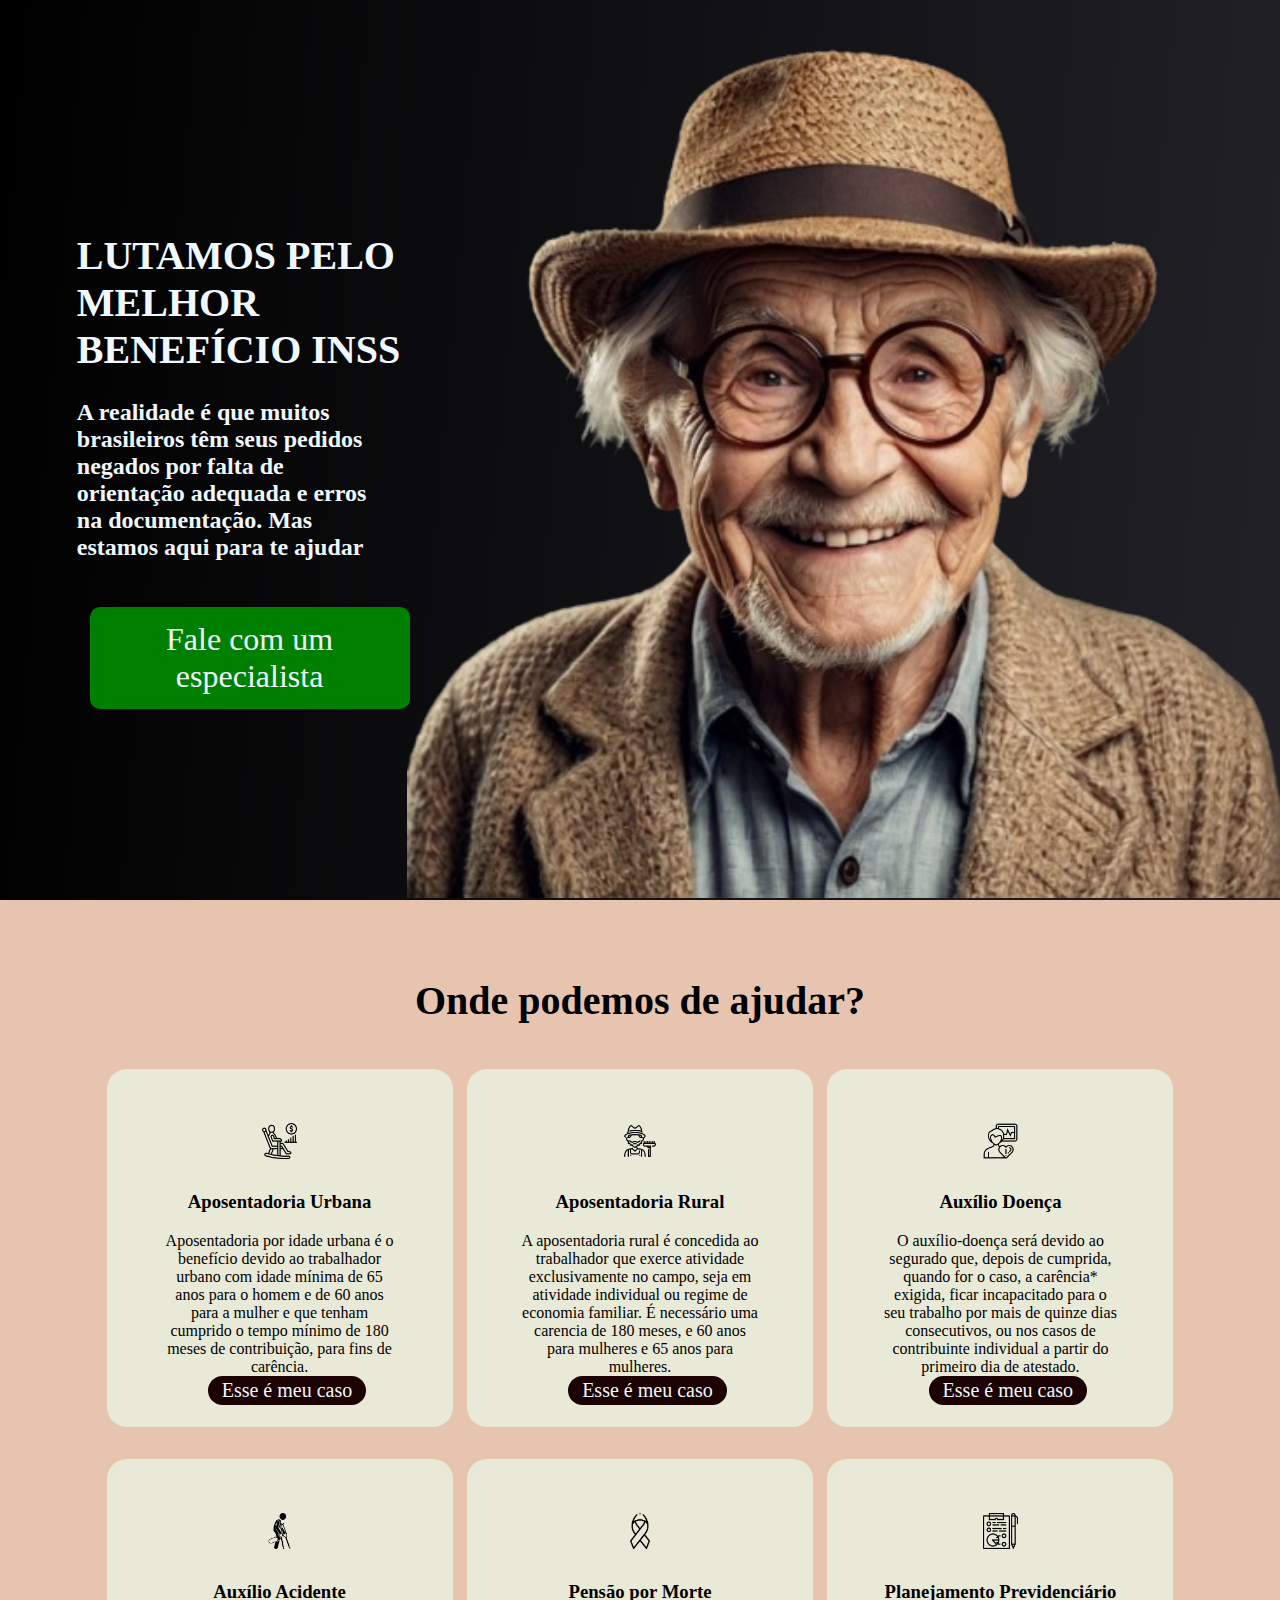
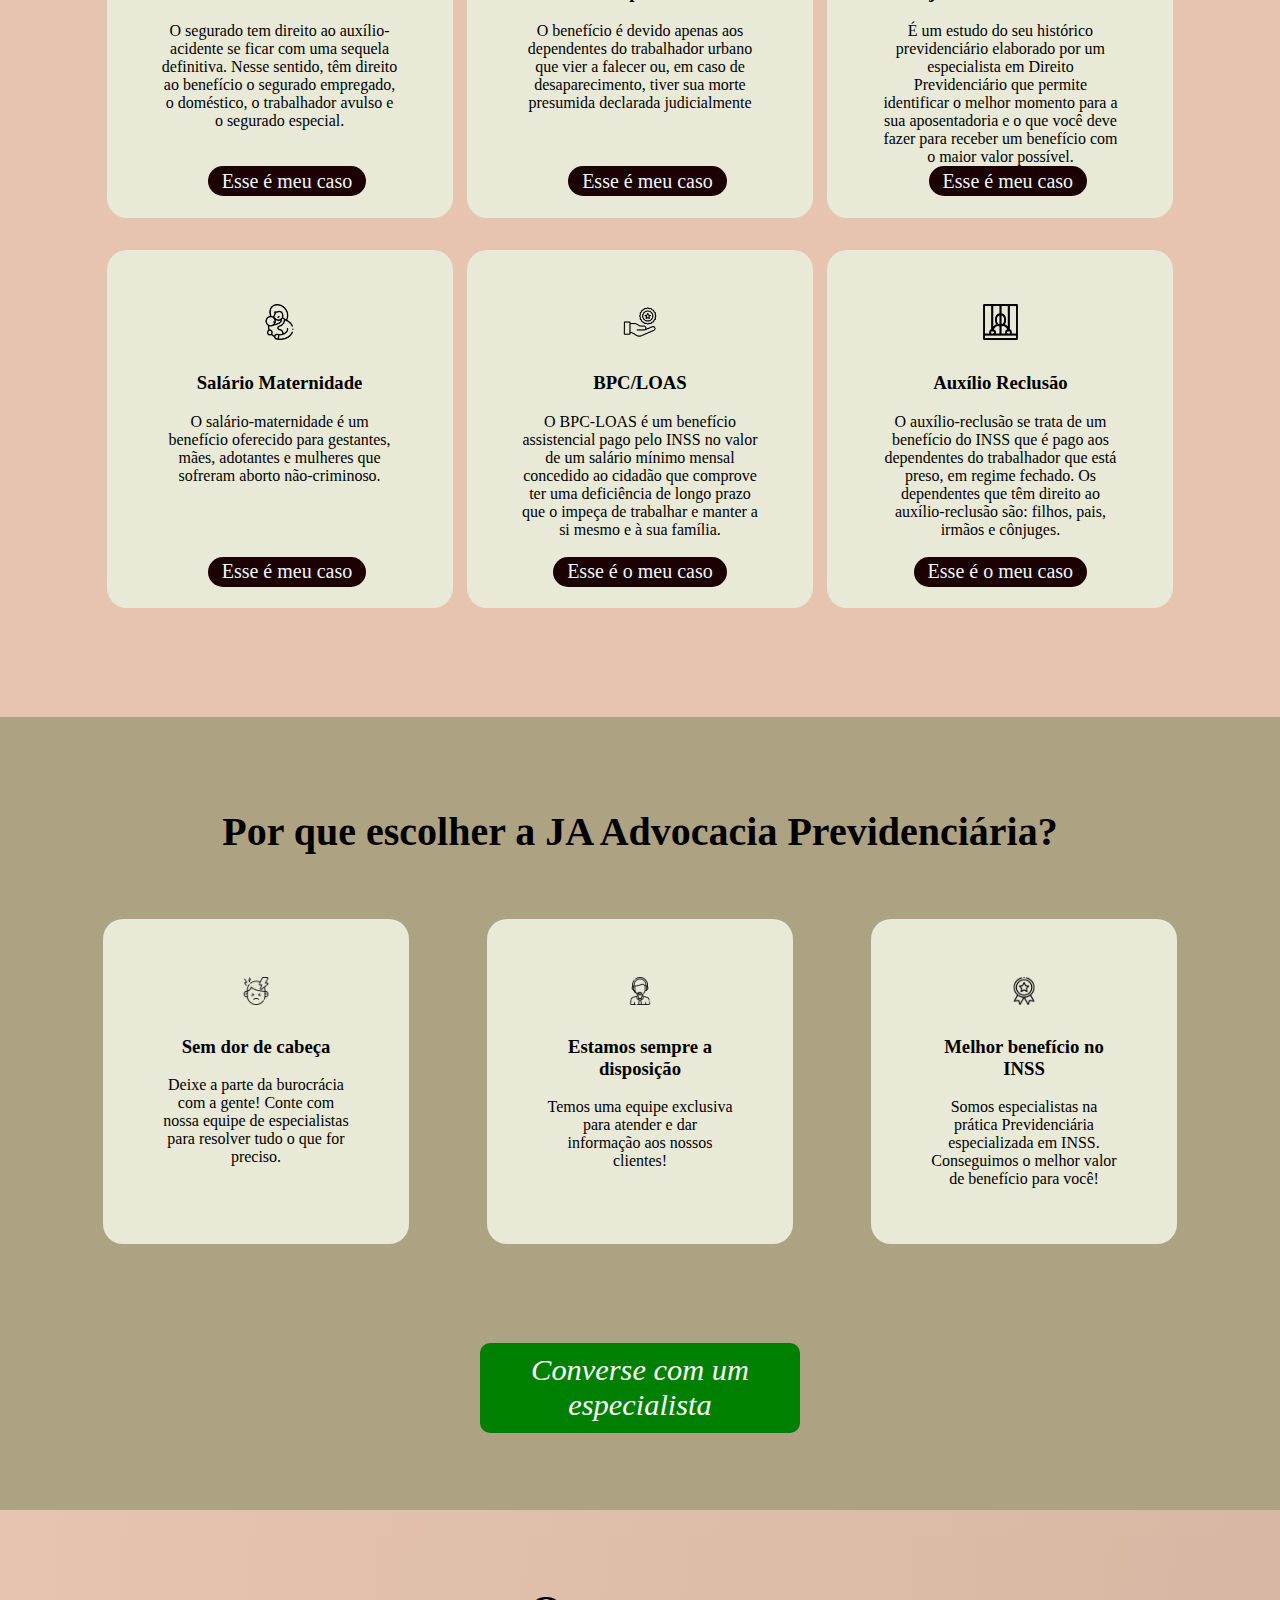
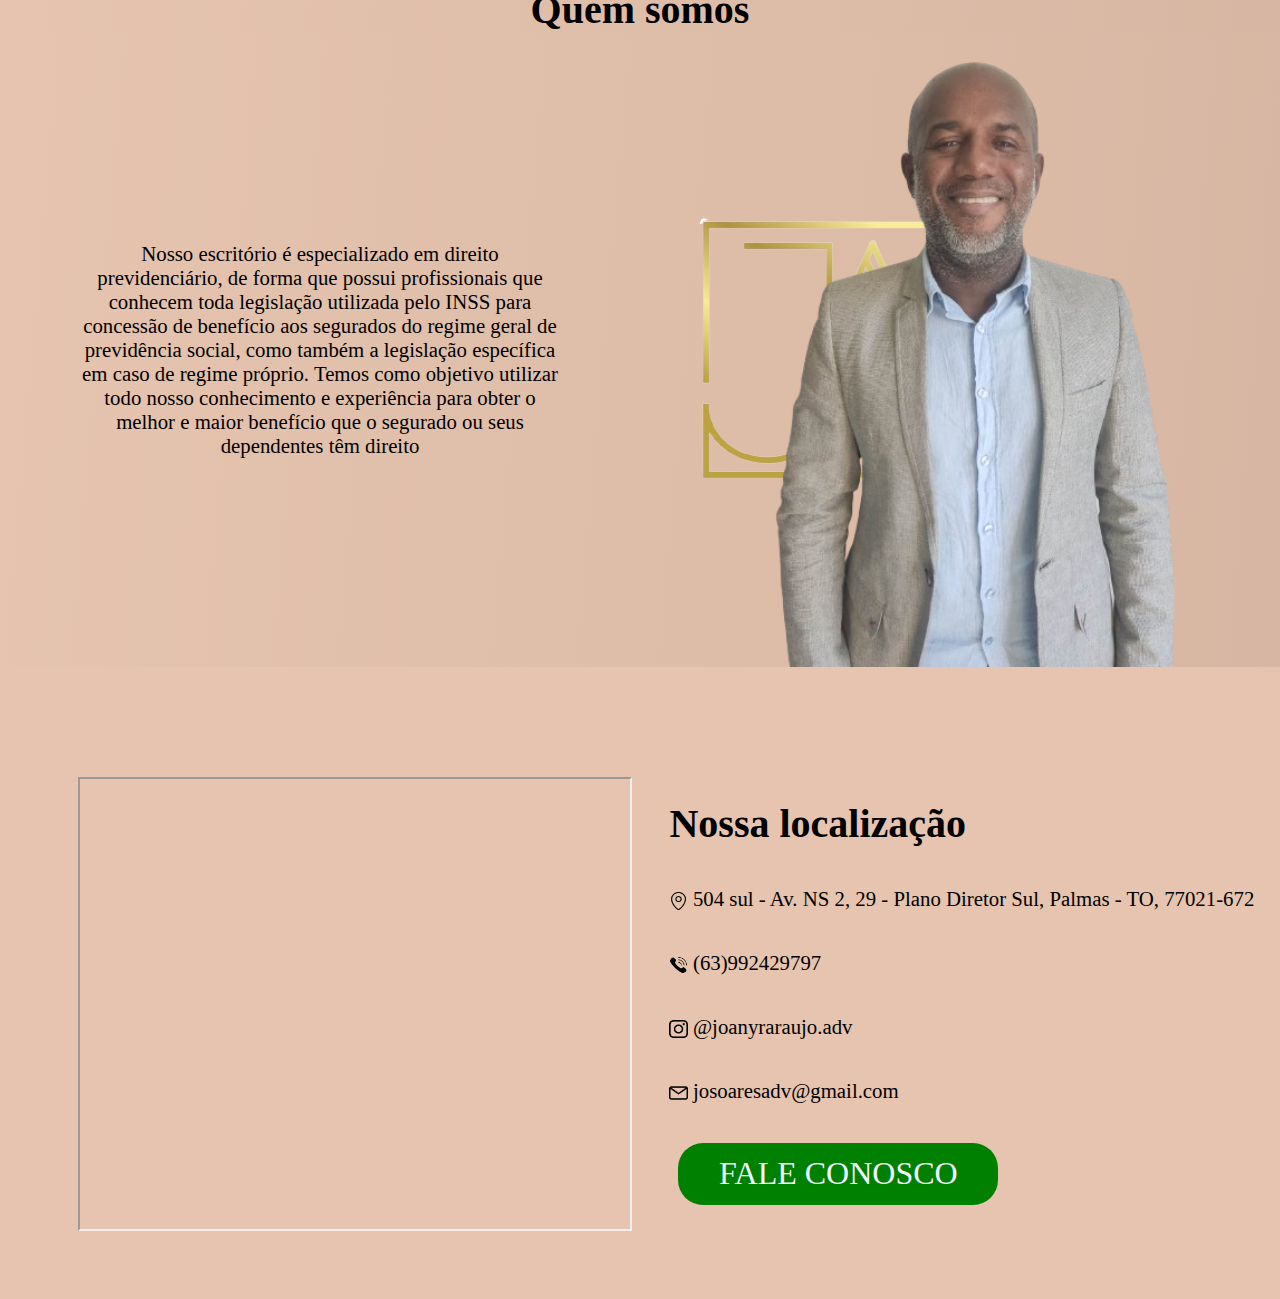
<file: index.html>
<!DOCTYPE html>
<html lang="pt-br">
    <head>
        <link rel="shortcut icon" href="Design_sem_nome__1_-removebg-preview.png"/>
        <meta charset="UTF-8">
        <meta name="viewport" content="width=device-width, initial-scale=1.0">
        <link rel="stylesheet" href="style.css" crossorigin="anonymous">
        <link rel="stylesheet" href="style.css">
        <title>Joanyr Araujo</title>
    </head>
    <body>
        <header>
            <div class="palavra">
                <h1 class="pa">LUTAMOS PELO MELHOR BENEFÍCIO INSS</h1>
                <h2 id="sub">A realidade é que muitos brasileiros têm seus pedidos negados por falta de orientação adequada e erros na documentação. Mas estamos aqui para te ajudar</h2>
                <a href="https://wa.me/556392429797" target="_blank"><button class="but">Fale com um especialista</button></a>
            </div>
            <div class="imagem">
                <img class="old" src="Default_create_an_image_of_a_happy_elderly_person_place_him_in_2-removebg-preview.png">
            </div>
        </header>
        <main>
            <h1 class="primeiro">Onde podemos de ajudar?</h1>
            <div class="caixa">
                <div class="ajudar">
                    <div class="tudo">
                        <img src="aposentadoria.png">
                        <h3>Aposentadoria Urbana</h3>
                        <p>Aposentadoria por idade urbana é o benefício devido ao trabalhador urbano com idade mínima de 65 anos para o homem e de 60 anos para a mulher e que tenham cumprido o tempo mínimo de 180 meses de contribuição, para fins de carência. </p>
                        <a href="https://api.whatsapp.com/send?phone=5563992429797&text=Ol%C3%A1,%20vim%20pelo%20site%20e%20gostaria%20de%20saber%20mais%20sobre%20a%20Aposentadoria%20Urbana!" target="_blank"><button class="caso">Esse é meu caso</button></a>
                    </div>
                </div>
                <div class="ajudar">
                    <div class="tudo">
                        <img src="trabalhar.png">
                        <h3>Aposentadoria Rural</h3>
                        <p> A aposentadoria rural é concedida ao trabalhador que exerce atividade exclusivamente no campo, seja em atividade individual ou regime de economia familiar. É necessário uma carencia de 180 meses, e 60 anos para mulheres e 65 anos para mulheres.</p>
                        <a href="https://api.whatsapp.com/send?phone=5563992429797&text=Ol%C3%A1,%20vim%20pelo%20site%20e%20gostaria%20de%20saber%20mais%20sobre%20a%20Aposentadoria%20Rural!" target="_blank"><button class="caso">Esse é meu caso</button></a>
                        
                        
                    </div>
                </div>
                <div class="ajudar">
                    <div class="tudo">
                        <img src="problema-cardiaco.png">
                        <h3>Auxílio Doença</h3>
                        <p> O auxílio-doença será devido ao segurado que, depois de cumprida, quando for o caso, a carência* exigida, ficar incapacitado para o seu trabalho por mais de quinze dias consecutivos, ou nos casos de contribuinte individual a partir do primeiro dia de atestado.</p>
                        <a href="https://api.whatsapp.com/send?phone=5563992429797&text=Ol%C3%A1,%20vim%20pelo%20site%20e%20gostaria%20de%20saber%20mais%20sobre%20o%20Aux%C3%ADlio%20Doen%C3%A7a!" target="_blank"><button class="caso">Esse é meu caso</button></a>
                    </div>
                </div>
                <div class="ajudar" >
                    <div class="tudo">
                        <img src="auxilio-a-mobilidade.png">
                        <h3>Auxílio Acidente</h3>
                        <p> O segurado tem direito ao auxílio-acidente se ficar com uma sequela definitiva. Nesse sentido, têm direito ao benefício o segurado empregado, o doméstico, o trabalhador avulso e o segurado especial.</p>
                        <a href="https://api.whatsapp.com/send?phone=5563992429797&text=Ol%C3%A1,%20vim%20pelo%20site%20e%20gostaria%20de%20saber%20mais%20sobre%20o%20Aux%C3%ADlio%20Acidente!" target="_blank"><button class="caso">Esse é meu caso</button></a>
                    </div>
                </div>
                <div class="ajudar">
                    <div class="tudo">
                        <img src="fita-preta.png">
                        <h3>Pensão por Morte</h3>
                        <p>O benefício é devido apenas aos dependentes do trabalhador urbano que vier a falecer ou, em caso de desaparecimento, tiver sua morte presumida declarada judicialmente </p>
                        <a href="https://api.whatsapp.com/send?phone=5563992429797&text=Ol%C3%A1,%20vim%20pelo%20site%20e%20gostaria%20de%20saber%20mais%20sobre%20a%20Pens%C3%A3o%20por%20Morte!" target="_blank"><button class="caso">Esse é meu caso</button></a>
                </div>
                </div>
                <div class="ajudar">
                    <div class="tudo">
                        <img src="planejamento.png">
                        <h3>Planejamento Previdenciário</h3>
                        <p>É um estudo do seu histórico previdenciário elaborado por um especialista em Direito Previdenciário que permite identificar o melhor momento para a sua aposentadoria e o que você deve fazer para receber um benefício com o maior valor possível.</p>
                        <a href="https://api.whatsapp.com/send?phone=5563992429797&text=Ol%C3%A1,%20vim%20pelo%20site%20e%20gostaria%20de%20saber%20mais%20sobre%20o%20Planejamento%20Previdenci%C3%A1rio!" target="_blank"><button class="caso">Esse é meu caso</button></a>
                    </div>
                </div>
                <div class="ajudar">
                    <div class="tudo">
                        <img src="maternidade.png">
                        <h3>Salário Maternidade</h3>
                        <p>O salário-maternidade é um benefício oferecido para gestantes, mães, adotantes e mulheres que sofreram aborto não-criminoso.</p>
                        <a href="https://api.whatsapp.com/send?phone=5563992429797&text=Ol%C3%A1,%20vim%20pelo%20site%20e%20gostaria%20de%20saber%20mais%20sobre%20o%20Sal%C3%A1rio%20Maternidade!" target="_blank"><button class="caso">Esse é meu caso</button></a>
                    </div>
                </div>
                <div class="ajudar">
                    <div class="tudo">
                        <img src="beneficios.png">
                        <h3>BPC/LOAS</h3>
                        <p>O BPC-LOAS é um benefício assistencial pago pelo INSS no valor de um salário mínimo mensal concedido ao cidadão que comprove ter uma deficiência de longo prazo que o impeça de trabalhar e manter a si mesmo e à sua família.</p>
                        <a href="https://api.whatsapp.com/send?phone=5563992429797&text=Ol%C3%A1,%20vim%20pelo%20site%20e%20gostaria%20de%20saber%20mais%20sobre%20o%20BPC%20LOAS!" target="_blank"><button class="caso">Esse é o meu caso</button></a>
                    </div>
                </div>
                <div class="ajudar">
                    <div class="tudo">   
                    <img src="prisioneiro.png"> 
                    <h3>Auxílio Reclusão</h3>
                    <p>O auxílio-reclusão se trata de um benefício do INSS que é pago aos dependentes do trabalhador que está preso, em regime fechado. Os dependentes que têm direito ao auxílio-reclusão são: filhos, pais, irmãos e cônjuges.</p>                    
                    <a href="https://api.whatsapp.com/send?phone=5563992429797&text=Ol%C3%A1,%20vim%20pelo%20site%20e%20gostaria%20de%20saber%20mais%20sobre%20o%20Aux%C3%ADlio%20Reclus%C3%A3o!" target="_blank"><button class="caso">Esse é o meu caso</button></a>
            </div>
            </div>
            </div>
        </main>
            <div class="porque">
                <h1 style="padding-left: center;">Por que escolher a JA Advocacia Previdenciária? </h1>
                <div class="motivo">
                    <div class="escolher">
                        <img src="dor-de-cabeca.png">
                        <h3>Sem dor de cabeça</h3>
                        <p>Deixe a parte da burocrácia com a gente! Conte com nossa equipe de especialistas para resolver tudo o que for preciso.</p>
                    </div>
                    <div class="escolher">
                        <img src="central-de-atendimento.png">
                        <h3>Estamos sempre a disposição</h3>
                        <p>Temos uma equipe exclusiva para atender e dar informação aos nossos clientes!</p>
                        
                    </div>
                    <div class="escolher">
                        <img src="medalha.png">
                        <h3>Melhor benefício no INSS</h3>
                        <p>Somos especialistas na prática Previdenciária especializada em INSS. Conseguimos o melhor valor de benefício para você!</p>

                    </div>
                </div>
                <a href="https://wa.me/556392429797" target="_blank"><button class="ultimo"><i aria-hidden="true" class="fab fa-whatsapp">Converse com um especialista</i></button></a>
            </div>
            <div id="depois">
            </div>
            <footer>
                <h1>Quem somos</h1>
                <div class="dep">
                    <div class="noiscai">
                        <p class="para">Nosso escritório é especializado em direito previdenciário, de forma que possui profissionais que conhecem toda legislação utilizada pelo INSS para concessão de benefício aos segurados do regime geral de previdência social, como também a legislação específica em caso de regime próprio. Temos como objetivo utilizar todo nosso conhecimento e experiência para obter o melhor e maior benefício que o segurado ou seus dependentes têm direito</p>
                    </div>
                    <div class="daimagemcai"><img class="dnos" src="WhatsApp_Image_2024-07-02_at_10.21.02-removebg-preview.png""></div>
                </div>
            </footer>
            <div class="localiza">
                <div class="mapa">
                    <iframe src="https://www.google.com/maps/embed?pb=!1m14!1m8!1m3!1d412.72871862249616!2d-48.329972990244435!3d-10.216387207401873!3m2!1i1024!2i768!4f13.1!3m3!1m2!1s0x933b35bcc4ff71f1%3A0x9b80a30c69ccc9d5!2sJA%20Advocacia%20Previdenci%C3%A1ria!5e0!3m2!1spt-BR!2sbr!4v1718737803313!5m2!1spt-BR!2sbr" allowfullscreen="" loading="lazy" referrerpolicy="no-referrer-when-downgrade" id="google"></iframe>
                </div class="inform">
                    <ul>
                        <li><h1>Nossa localização</h1></li>
                        <li class="pais"><img class="fin" src="localizador-de-mapa.png"> 504 sul - Av. NS 2, 29 - Plano Diretor Sul, Palmas - TO, 77021-672</li>
                        <li class="pais"><img class="fin" src="telefone-tocando.png"> (63)992429797</li>
                        <a href="https://www.instagram.com/joanyraraujo.adv/"><li class="pais"><img class="fin" src="instagram.png"></a> @joanyraraujo.adv</li>
                        <li class="pais"><img class="fin" src="o-email.png"> josoaresadv@gmail.com</li>
                        <li id="buta"><a href="https://wa.me/556392429797" target="_blank"><button id="conosco"><span id="fala">FALE CONOSCO</span></button></a></li>
                    </ul>
                </div>
            </div>
    </body>
</html>
</file>
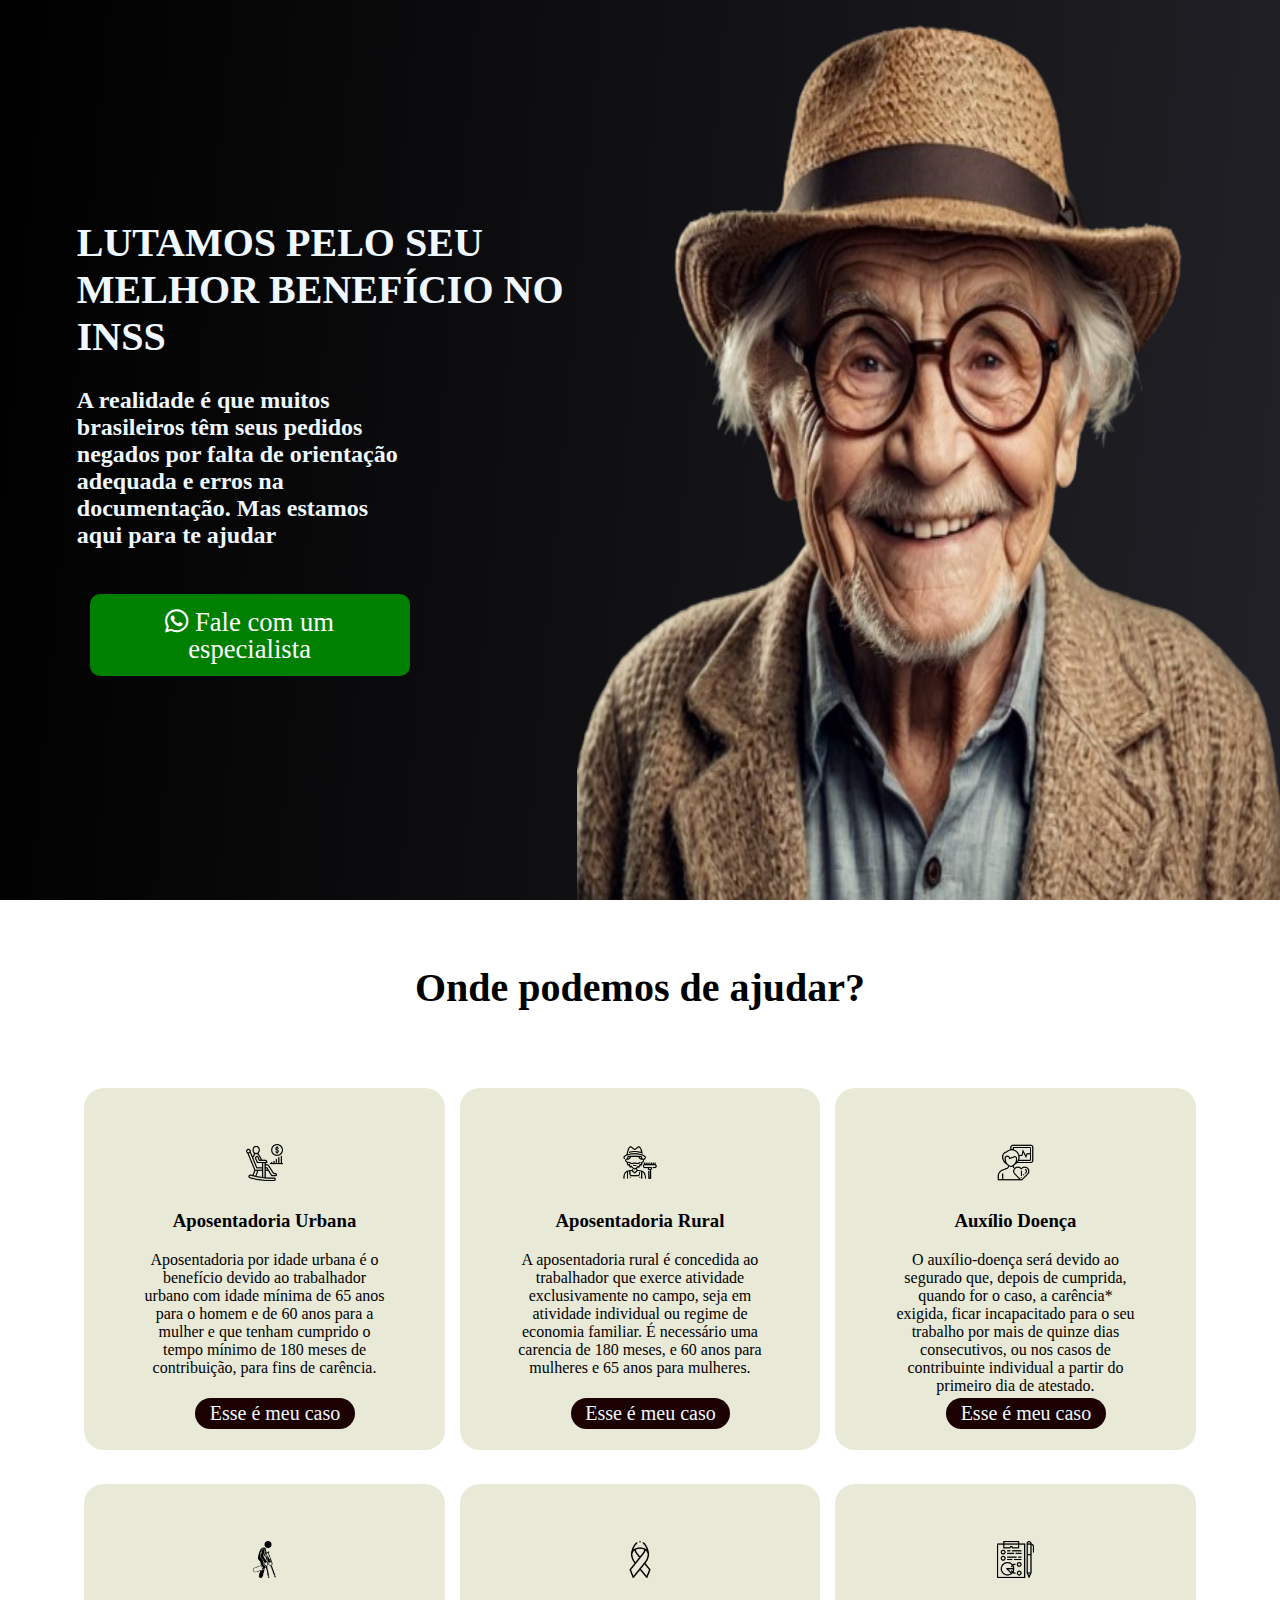
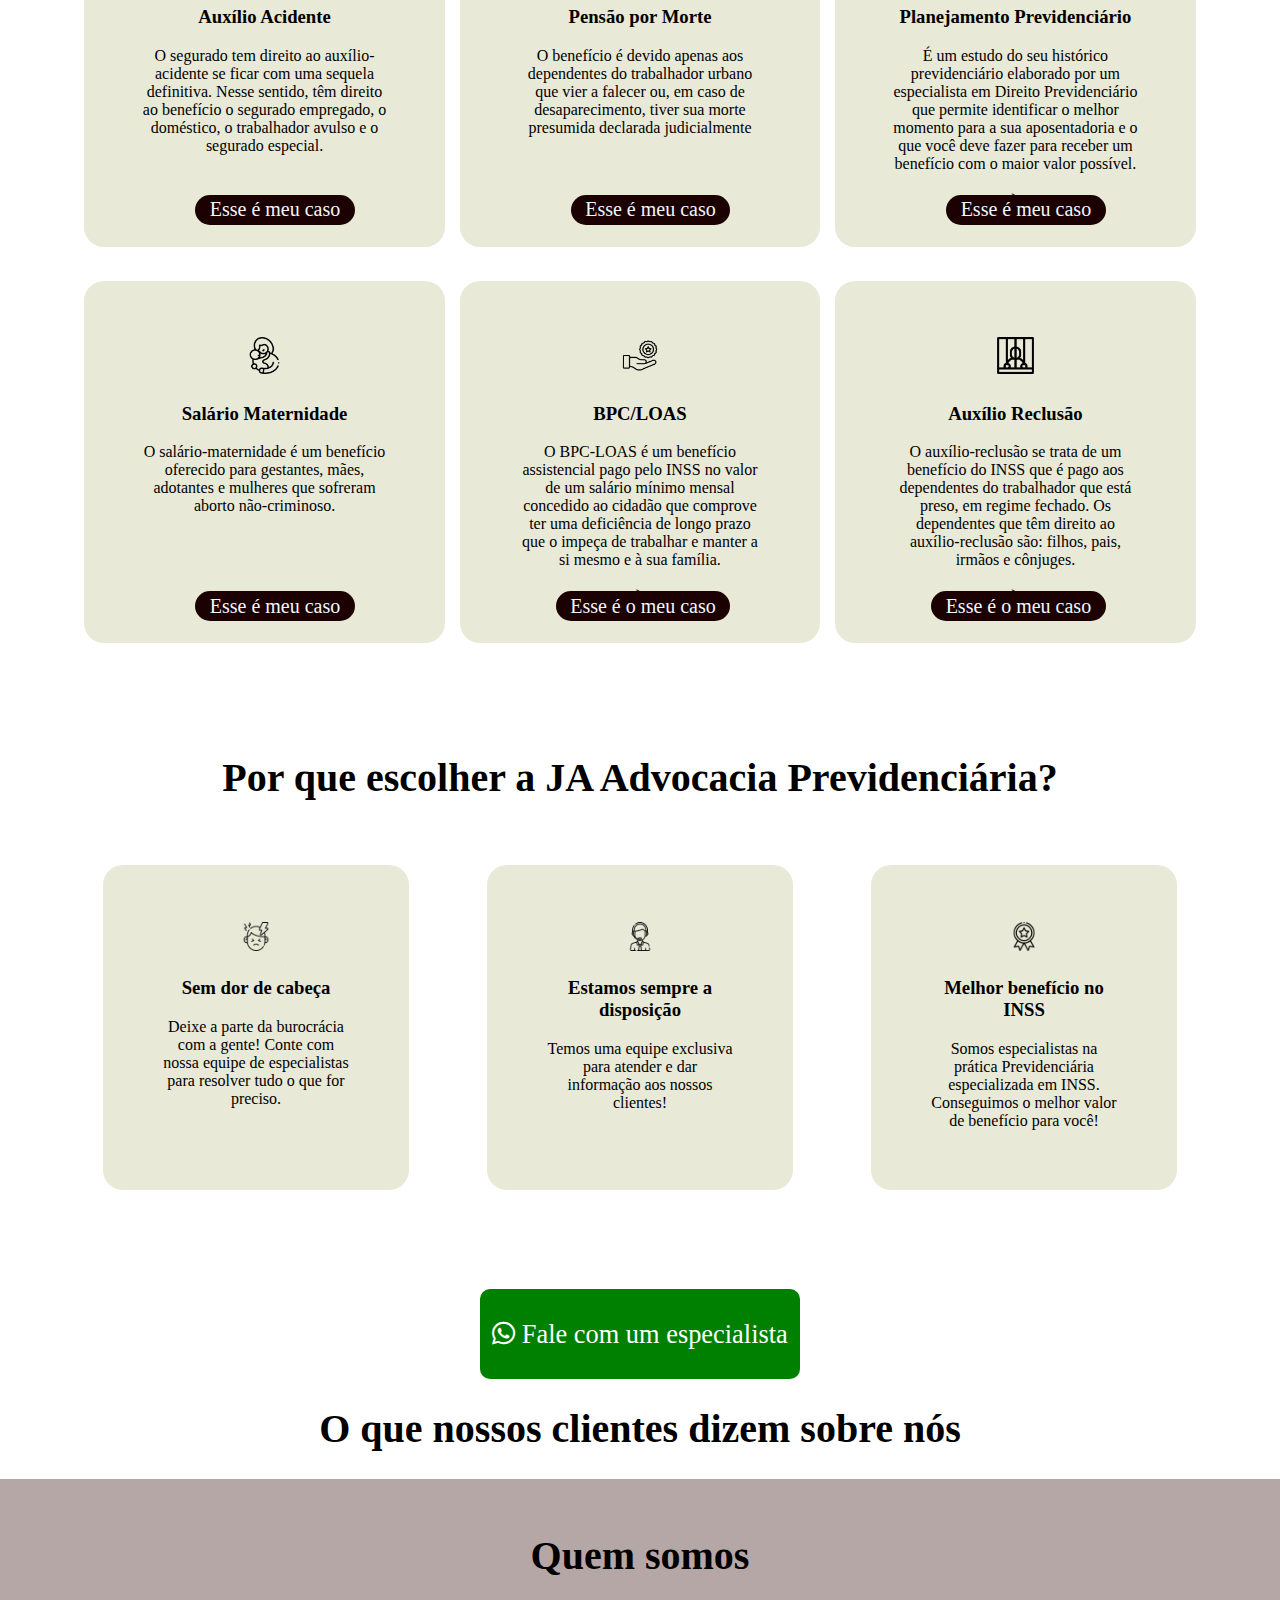
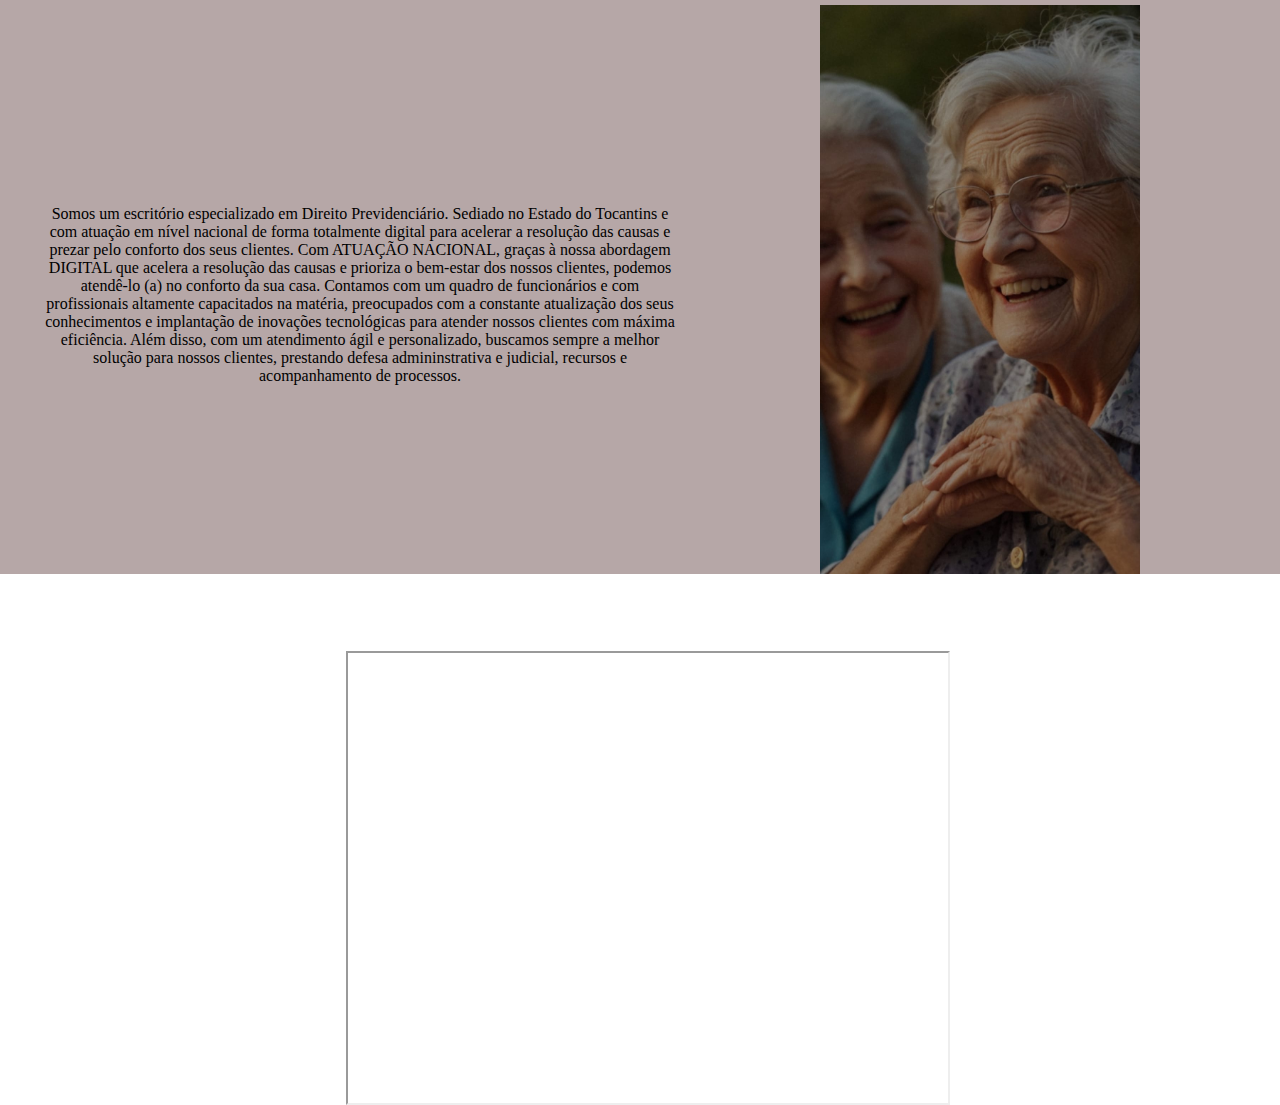
<file: ja.html>
<DOCTYPE html>    
    <head>
        <link rel="shortcut icon" href="favicon.ico" type="image/x-icon">
        <meta lang="pt-br">
        <meta charset="UTF-8">
        <link rel="stylesheet" href="https://use.fontawesome.com/releases/v5.12.1/css/all.css" crossorigin="anonymous">
        <link rel="stylesheet" href="estilo.css">
        <title>Joanyr Araujo</title>
    </head>
    <body>
        <header>
            <div class="palavra">
                 <h1 class="pa">LUTAMOS PELO SEU MELHOR BENEFÍCIO NO INSS</h1>
                 <h2>A realidade é que muitos brasileiros têm seus pedidos negados por falta de orientação adequada e erros na documentação. Mas estamos aqui para te ajudar</h2>
                 <a href="https://api.whatsapp.com/send?phone=5563992429797&text=Ol%C3%A1,%20vim%20pelo%20site%20e%20gostaria%20de%20saber%20mais%20sobre%20a%20Aposentadoria%20Urbana!"><button class="but"><i aria-hidden="true" class="fab fa-whatsapp"> Fale com um especialista</i></button></a>
            </div>
            <div class="imagem">
                <img class="old" src="Default_create_an_image_of_a_happy_elderly_person_place_him_in_2-removebg-preview.png">
            </div>
        </header>
        <main>
            <h1 class="primeiro">Onde podemos de ajudar?</h1>
            <div class="caixa">
                <div class="ajudar">
                    <div class="tudo">
                        <img src="aposentadoria.png">
                        <h3>Aposentadoria Urbana</h3>
                        <p>Aposentadoria por idade urbana é o benefício devido ao trabalhador urbano com idade mínima de 65 anos para o homem e de 60 anos para a mulher e que tenham cumprido o tempo mínimo de 180 meses de contribuição, para fins de carência. </p>
                        <a href="https://api.whatsapp.com/send?phone=5563992429797&text=Ol%C3%A1,%20vim%20pelo%20site%20e%20gostaria%20de%20saber%20mais%20sobre%20a%20Aposentadoria%20Urbana!" target="_blank"><button class="caso">Esse é meu caso</button></a>
                    </div>
                </div>
                <div class="ajudar">
                    <div class="tudo">
                        <img src="trabalhar.png">
                        <h3>Aposentadoria Rural</h3>
                        <p> A aposentadoria rural é concedida ao trabalhador que exerce atividade exclusivamente no campo, seja em atividade individual ou regime de economia familiar. É necessário uma carencia de 180 meses, e 60 anos para mulheres e 65 anos para mulheres.</p>
                        <a href="https://api.whatsapp.com/send?phone=5563992429797&text=Ol%C3%A1,%20vim%20pelo%20site%20e%20gostaria%20de%20saber%20mais%20sobre%20a%20Aposentadoria%20Rural!"><button class="caso">Esse é meu caso</button></a>
                        
                        
                    </div>
                </div>
                <div class="ajudar">
                    <div class="tudo">
                        <img src="problema-cardiaco.png">
                        <h3>Auxílio Doença</h3>
                        <p> O auxílio-doença será devido ao segurado que, depois de cumprida, quando for o caso, a carência* exigida, ficar incapacitado para o seu trabalho por mais de quinze dias consecutivos, ou nos casos de contribuinte individual a partir do primeiro dia de atestado.</p>
                        <a href="https://api.whatsapp.com/send?phone=5563992429797&text=Ol%C3%A1,%20vim%20pelo%20site%20e%20gostaria%20de%20saber%20mais%20sobre%20o%20Aux%C3%ADlio%20Doen%C3%A7a!" target="_blank"></a><button class="caso">Esse é meu caso</button></a>
                    </div>
                </div>
                <div class="ajudar" >
                    <div class="tudo">
                        <img src="auxilio-a-mobilidade.png">
                        <h3>Auxílio Acidente</h3>
                        <p> O segurado tem direito ao auxílio-acidente se ficar com uma sequela definitiva. Nesse sentido, têm direito ao benefício o segurado empregado, o doméstico, o trabalhador avulso e o segurado especial.</p>
                        <a href="https://api.whatsapp.com/send?phone=5563992429797&text=Ol%C3%A1,%20vim%20pelo%20site%20e%20gostaria%20de%20saber%20mais%20sobre%20o%20Aux%C3%ADlio%20Acidente!" target="_blank"></a><button class="caso">Esse é meu caso</button></a>
                    </div>
                </div>
                <div class="ajudar">
                    <div class="tudo">
                        <img src="fita-preta.png">
                        <h3>Pensão por Morte</h3>
                        <p>O benefício é devido apenas aos dependentes do trabalhador urbano que vier a falecer ou, em caso de desaparecimento, tiver sua morte presumida declarada judicialmente </p>
                    <a href="https://api.whatsapp.com/send?phone=5563992429797&text=Ol%C3%A1,%20vim%20pelo%20site%20e%20gostaria%20de%20saber%20mais%20sobre%20a%20Pens%C3%A3o%20por%20Morte!" target="_blank"></a><button class="caso">Esse é meu caso</button></a>
                </div>
                </div>
                <div class="ajudar">
                    <div class="tudo">
                        <img src="planejamento.png">
                        <h3>Planejamento Previdenciário</h3>
                        <p>É um estudo do seu histórico previdenciário elaborado por um especialista em Direito Previdenciário que permite identificar o melhor momento para a sua aposentadoria e o que você deve fazer para receber um benefício com o maior valor possível.</p>
                        <a href="https://api.whatsapp.com/send?phone=5563992429797&text=Ol%C3%A1,%20vim%20pelo%20site%20e%20gostaria%20de%20saber%20mais%20sobre%20o%20Planejamento%20Previdenci%C3%A1rio!" target="_blank"></a>><button class="caso">Esse é meu caso</button></a>
                    </div>
                </div>
                <div class="ajudar">
                    <div class="tudo">
                        <img src="maternidade.png">
                        <h3>Salário Maternidade</h3>
                        <p>O salário-maternidade é um benefício oferecido para gestantes, mães, adotantes e mulheres que sofreram aborto não-criminoso.</p>
                        <a href="https://api.whatsapp.com/send?phone=5563992429797&text=Ol%C3%A1,%20vim%20pelo%20site%20e%20gostaria%20de%20saber%20mais%20sobre%20o%20Sal%C3%A1rio%20Maternidade!" target="_blank"></a><button class="caso">Esse é meu caso</button></a>
                    </div>
                </div>
                <div class="ajudar">
                    <div class="tudo">
                        <img src="beneficios.png">
                        <h3>BPC/LOAS</h3>
                        <p>O BPC-LOAS é um benefício assistencial pago pelo INSS no valor de um salário mínimo mensal concedido ao cidadão que comprove ter uma deficiência de longo prazo que o impeça de trabalhar e manter a si mesmo e à sua família.</p>
                        <a href="https://api.whatsapp.com/send?phone=5563992429797&text=Ol%C3%A1,%20vim%20pelo%20site%20e%20gostaria%20de%20saber%20mais%20sobre%20o%20BPC%20LOAS!" target="_blank"></a>><button class="caso">Esse é o meu caso</button></a>
                    </div>
                </div>
                <div class="ajudar">
                    <div class="tudo">   
                    <img src="prisioneiro.png"> 
                    <h3>Auxílio Reclusão</h3>
                    <p>O auxílio-reclusão se trata de um benefício do INSS que é pago aos dependentes do trabalhador que está preso, em regime fechado. Os dependentes que têm direito ao auxílio-reclusão são: filhos, pais, irmãos e cônjuges.</p>                    
                    <a href="https://api.whatsapp.com/send?phone=5563992429797&text=Ol%C3%A1,%20vim%20pelo%20site%20e%20gostaria%20de%20saber%20mais%20sobre%20o%20Aux%C3%ADlio%20Reclus%C3%A3o!" target="_blank"></a>><button class="caso">Esse é o meu caso</button></a>
            </div>
            </div>
        </main>
            <div class="porque">
                <h1 style="padding-left: center;">Por que escolher a JA Advocacia Previdenciária? </h1>
                <div class="motivo">
                    <div class="escolher">
                        <img src="dor-de-cabeca.png">
                        <h3>Sem dor de cabeça</h3>
                        <p>Deixe a parte da burocrácia com a gente! Conte com nossa equipe de especialistas para resolver tudo o que for preciso.</p>
                    </div>
                    <div class="escolher">
                        <img src="central-de-atendimento.png">
                        <h3>Estamos sempre a disposição</h3>
                        <p>Temos uma equipe exclusiva para atender e dar informação aos nossos clientes!</p>
                        
                    </div>
                    <div class="escolher">
                        <img src="medalha.png">
                        <h3>Melhor benefício no INSS</h3>
                        <p>Somos especialistas na prática Previdenciária especializada em INSS. Conseguimos o melhor valor de benefício para você!</p>

                    </div>
                </div>
                <a><button class="ultimo"><i aria-hidden="true" class="fab fa-whatsapp"> Fale com um especialista</i></button></a>
            </div>
            <div id="depois">
                <h1 id="dizem">O que nossos clientes dizem sobre nós</h1>
            </div>
            <footer>
                <h1>Quem somos</h1>
                <div class="dep">
                    </div class="noscai">
                        <p class="para">Somos um escritório especializado em Direito Previdenciário. Sediado no Estado do Tocantins e com atuação em nível nacional de forma totalmente digital para acelerar a resolução das causas e prezar pelo conforto dos seus clientes. 

                            Com ATUAÇÃO NACIONAL, graças à nossa abordagem DIGITAL que acelera a resolução das causas e prioriza o bem-estar dos nossos clientes, podemos atendê-lo (a) no conforto da sua casa.
                            
                            Contamos com um quadro de funcionários e com profissionais altamente capacitados na matéria, preocupados com a constante atualização dos seus conhecimentos e implantação de inovações tecnológicas para atender nossos clientes com máxima eficiência.
                            
                            Além disso, com um atendimento ágil e personalizado, buscamos sempre a melhor solução para nossos clientes, prestando defesa admininstrativa e judicial, recursos e acompanhamento de processos.</p>
                    </div>
                    <div class="daimagemcai"><img class="dnos" src="idoso1escuro.jpg"></div>
                </div>
            </footer>
            <div class="localiza">
                <div class="mapa">
                    <iframe src="https://www.google.com/maps/embed?pb=!1m14!1m8!1m3!1d412.72871862249616!2d-48.329972990244435!3d-10.216387207401873!3m2!1i1024!2i768!4f13.1!3m3!1m2!1s0x933b35bcc4ff71f1%3A0x9b80a30c69ccc9d5!2sJA%20Advocacia%20Previdenci%C3%A1ria!5e0!3m2!1spt-BR!2sbr!4v1718737803313!5m2!1spt-BR!2sbr" allowfullscreen="" loading="lazy" referrerpolicy="no-referrer-when-downgrade"></iframe>
                </div>            
            </div>
    </body>
</html>
</file>
<file: style.css>
@import url('https://fonts.googleapis.com/css2?family=Oswald:wght@200..700&family=Playwrite+NG+Modern:wght@100..400&display=swap');
body{
    margin: 0;
    background-color: #E6C4AF;
}
i{
    font-family: 'Times New Roman', Times, serif;
    color:white;
    background-color: green;
    font-size: 1.9em;
}
header{
    display: flex;
    width: 100%;
    height: 100vh;
    align-items: center;
    justify-content:center;
    background-image: linear-gradient(95deg, black, rgb(33, 33, 39));
    background-repeat: no-repeat;
    background-size: 100%;
    color:aliceblue;
    
}
h1{   
    font-size: 2.5em;
}
.palavra{
    margin: auto;
    /*margin-left: 3%;
    margin-right: 3%;*/
    text-align: center;
    justify-content: center;
    margin-top: 16%;
    width: 80%;
    height: 25%;
    
}
.caso{
    border: 0;
    background-color: rgb(27, 1, 1);
    padding: 1%;
    padding-left: 4%;
    padding-right: 4%;
    margin-bottom: 0%;
    font-size: 20px;
    border-radius: 20px;
    color: aliceblue;
    text-align: center;
    font-family: 'Times New Roman', Times, serif;
}
main{
    text-align: center;
    background-color: #E6C4AF;
}
.porque{
    padding-top: 5%;
    background-color: #ada383;
    text-align: center;
    padding-bottom: 6%;
}
footer > h1{
    text-align: center;
    background-image: linear-gradient(95deg, #E6C4AF, #d7b7a3);
    margin: 0;
    padding-top: 4%;
}
.ajudar{
    margin-bottom:10%;
    margin-top: 10%;
    background-color: rgb(233, 233, 216);
    width: 75%;
    height: auto;
    margin: auto;
    padding: 5%;
    margin-bottom: 10%;
    border-radius: 5%;
    
}
h3{
   padding-top: 4%;
}
.escolher{
    margin-top: 10%;
    background-color: rgb(233, 233, 216);
    width: 75%;
    height: 20%;
    padding: 5%;
    margin: auto;
    margin-bottom:10%;
    border-radius: 5%;
    height: auto;
}
p{
}
.but{
    margin: 2%;
    background-color: green;
    color:aliceblue;
    font-family: 'Times New Roman', Times, serif;
    padding: 2%;
    padding-left: 2%;
    text-align: center;
    border-radius: 10px;
    border: none;
    font-size: 2em;
    
}
main{
    background-color: background-color: #E6C4AF;;
    width: auto;
}
.ultimo{
    margin-top: 4%;
    background-color: green;
    border-radius: 10px;
    border: none;
    padding: 10px;
}
.primeiro{
    margin-top: 5%;
    margin-bottom: 4%;;
}

.old{
    display: none;
}
img{
    width: 7%;
}
.dep{
    display: flex;
    flex-direction: column;
    background-image: linear-gradient(95deg, #E6C4AF, #d7b7a3);
}
.dnos{

    width: 80%;
    margin-bottom: 0;
}
.daimagemcai{
    background-image: url(Design_sem_nome__1_-removebg-preview.png);
    background-repeat: no-repeat;
    background-position: -40%;
    margin-bottom: 0;
    display: flex;
    justify-content: flex-end;
}
.para{
    width: 75%;
    text-align: center;
}
.noiscai{
    display: flex;
    justify-content: center;
}
footer{
    margin: 0;
}
iframe{
    margin-top: 6%;
    margin-left: 10%;
    width: 80%;
    height: 400px;
}
li{
    margin-top: 40px;
    margin-bottom: 40px;
    list-style-type: none;
    margin-left: 11%;
}
.fin{
    width: 3%;
    margin-bottom:0;
}
#conosco{
    position: absolute;
    width: 50%;
    left: 23%;
    border: none;
    border-radius: 25px;
    background-color: green;
    font-size: 2.0em;
    padding: 1%;
    color:aliceblue;
    padding-top: 1%;
    padding-bottom: 1%;
    font-family: 'Times New Roman', Times, serif;
}
@media screen and (min-width: 900px) {
    .palavra{
        margin-top: 16%;
        margin-left: 6%;
        text-align: left;
        width: 50%;
    }
    h2{
        width: 65%;
    }
    #sub{
        width: 97%;
    }
    header{
        position: relative;
    }
    .but{
        width: 25%;
        position: absolute;
        left: 5%;
        padding: 1.1%;
        padding-bottom: 1.1%;
        padding-left: auto;
        border-radius: 10px;
    }
    .caso{
        position: absolute;
        bottom: 6%;
        right: 25%;
    }
    .old{
        width: 97vh;
        height: 97vh;
        margin-top: 3%;
    }
    .imagem{

    }
    .ajudar{
        width: 30%;
    }
    .caixa{
        display: flex;
        flex-wrap: wrap;
        margin: 2%;
    }
    .ajudar{
        position: relative;
        background-color: rgb(233, 233, 216);
        width: 22%;
        height: 250px;
        padding: 5%;
        margin-bottom: 3%;
        border-radius: 20px;
    }
    .old{
        display: inline-block;
    }
    img{
        width: 15%;
    }
    main{
        background-color: #E6C4AF;
        position: relative;
        margin: 6%;
    }
    .porque{
        background-color: #ada383;
        text-align: center;
    }
    .motivo{
        align-items: center;
        justify-content: center;
        display: flex;
        flex-wrap: wrap;
        width: auto;
        margin: 5%;
        justify-content: space-evenly;
    }
    .escolher{
        background-color: rgb(233, 233, 216);
        padding: 5%;
        margin-bottom: 3%;
        border-radius: 20px;
        width: 190px;
        height: 210px;
        

    }
    .ultimo{
        background-color: green;
        border-radius: 10px;
        border: none;
        width: 25%;
        height: 10%;
        margin-left: auto;
        margin-top: 0;
        padding-left: 5px;
        padding-right: 5px;
        font-size: 100%;
        font-family: 'Times New Roman', Times, serif;
    }
    #depois{
    }
    footer{
        padding-top: 5%;
        margin-top: 0;
        text-align: center;
        padding-top: 2%;
        background-image: linear-gradient(95deg, #E6C4AF, #d7b7a3);

    }
    footer > h1{
        margin: 0;
        padding-top: 4%;
    }
    .para{
        display: flex;
        align-items: center;
        font-size: 1.3em;
    }
    .dnos{
        width: 85%;
    }
    .dep{
        display: flex;
        flex-direction: row;
    }
    .daimagemcai{
        background-image: url(Design_sem_nome__1_-removebg-preview.png);
        background-repeat: no-repeat;
        background-position: -55%;
        width: 45%;
        margin-bottom: 0;
        margin-right: 0.5%;

    }
    .noscai{
        margin: 30%;
    }
    .noiscai{
        margin-top: 0;
        width: 50%;
        display: flex;
        text-align: flex-end;
    }
    .mapa{
        
    }
    iframe{
        margin-top: 6%;
        margin-left: 14%;
        width: 550px;
        height: 450px;
    }
    #dizem{
        display:flex;
        justify-content: center;
    }
    .fin{
        vertical-align: middle;
        width: 3%;
    }
    #google{
        
    }
    .localiza{
        display: flex;
        margin-top: 6%;
        margin-bottom: 5%;
    }
    .inform{
        position: relative;
        display: flex;
        flex-direction: column;
        padding-top: 100px;
    }
    li{
        margin-top: 40px;
        margin-bottom: 40px;
        list-style-type: none;
        margin-left: 11%;
    }
    .pais{
        margin-bottom: 3px;
        font-size: 1.3em;
    }
    #conosco{
        position: absolute;
        width: 25%;
        left: 53%;
        border: none;
        border-radius: 25px;
        background-color: green;
        font-size: 2.0em;
        padding: 1%;
        color:aliceblue;
        padding-top: 1%;
        padding-bottom: 1%;
        font-family: 'Times New Roman', Times, serif;

    }
}
</file>
<file: estilo.css>
body{
    margin: 0;
}
i{
    color:white;
    background-color: green;
    font-size: 1.5em;
}
header{
    display: flex;
    width: 100%;
    height: 100%;
    align-items: center;
    justify-content:center;
    background-image: linear-gradient(95deg, black, rgb(33, 33, 39));
    background-repeat: no-repeat;
    background-size: 100%;
    color:aliceblue;
    
}
h1{   
    font-size: 2.5em;
}
.palavra{
    margin: auto;
    /*margin-left: 3%;
    margin-right: 3%;*/
    text-align: center;
    justify-content: center;
    margin-top: 20%;
    width: 80%;
    height: 25%;
    
}
.caso{
    border: 0;
    background-color: rgb(27, 1, 1);
    padding: 1%;
    padding-left: 4%;
    padding-right: 4%;
    margin-bottom: 0%;
    font-size: 20px;
    border-radius: 20px;
    color: aliceblue;
    text-align: center;
    font-family: 'Times New Roman', Times, serif;
}
main{
    text-align: center;
}
.porque{
    text-align: center;
}
.ajudar{
    margin-bottom:10%;
    margin-top: 10%;
    background-color: rgb(233, 233, 216);
    width: 75%;
    height: 15%;
    margin: auto;
    padding: 5%;
    margin-bottom: 10%;
    border-radius: 5%;
    display: flex;
    flex-wrap: wrap;
    
}
h3{
   padding-top: 4%;
}
.escolher{
    margin-top: 10%;
    background-color: rgb(233, 233, 216);
    width: 75%;
    height: 20%;
    padding: 5%;
    margin: auto;
    margin-bottom:10%;
    border-radius: 5%;
    height: auto;
}
p{
}
.but{
    font-size: 150%;
    margin: 2%;
    background-color: green;
    color:aliceblue;
    font-family: 'Times New Roman', Times, serif;
    padding: 2%;
    padding-left: 2%;
    text-align: center;
    border-radius: 10px;
    border: none;
    
}
main{
    background-color:white;
    width: auto;
}
.ultimo{
    margin-top: 4%;
    background-color: green;
    border-radius: 10px;
    border: none;
    padding: 10px;
}
.primeiro{
    margin-top: 5%;
    margin-bottom: 4%;;
}

.old{
    display: none;
}
img{
    width: 15%;
}
@media screen and (min-width: 900px) {
    }
    .palavra{
        margin-top: 15%;
        margin-left: 6%;
        text-align: left;
        width: 50%;
    }
    h2{
        width: 65%;
    }
    header{
        position: relative;
    }
    .but{
        font-size: 111%;
        width: 25%;
        position: absolute;
        left: 5%;
        padding: 1.1%;
        padding-bottom: 1.1%;
        padding-left: auto;
        border-radius: 10px;
    }
    .caso{
        position: absolute;
        bottom: 6%;
        right: 25%;
    }
    .old{
        width: 100%;
        height: 100%;
    }
    .imagem{

    }
    .ajudar{
        width: 30%;
    }
    .caixa{
        display: flex;
        flex-wrap: wrap;
        margin: 6%;
    }
    .ajudar{
        position: relative;
        background-color: rgb(233, 233, 216);
        width: 22%;
        height: 250px;
        padding: 5%;
        margin-bottom: 3%;
        border-radius: 20px;
    }
    .old{
        display: inline-block;
    }
    img{
        width: 15%;
    }
    main{

    }
    .porque{
        text-align: center;
    }
    .motivo{
        align-items: center;
        justify-content: center;
        display: flex;
        flex-wrap: wrap;
        width: auto;
        margin: 5%;
        justify-content: space-evenly;
    }
    .escolher{
        background-color: rgb(233, 233, 216);
        padding: 5%;
        margin-bottom: 3%;
        border-radius: 20px;
        width: 190px;
        height: 210px;
        

    }
    .ultimo{
        background-color: green;
        border-radius: 10px;
        border: none;
        width: 25%;
        height: 10%;
        margin-left: auto;
        margin-top: 0;
        padding-left: 5px;
        padding-right: 5px;
        font-size: 110%;
        font-family: 'Times New Roman', Times, serif;
    }
    #depois{
        /*
        justify-content: center;
        background-color: rgb(247, 214, 214);
        padding-top: 2%;*/
    }
    footer{
        background-color: rgb(182, 167, 167);
        text-align: center;
        padding-top: 2%;

    }
    .para{
        width: 50%;
        float: left;
        margin-top: 200px;
        margin-left: 40px;
    }
    .dnos{
        width: 25%;
    }
    .dep{
    }
    .daimagemcai{

    }
    .noscai{
        margin: 30%;
    }
    .mapa{
        
    }
    iframe{
        margin-top: 6%;
        margin-left: 27%;
        width:600px;
        height:450px;
    }
    #dizem{
        display:flex;
        justify-content: center;
    }
}
</file>
